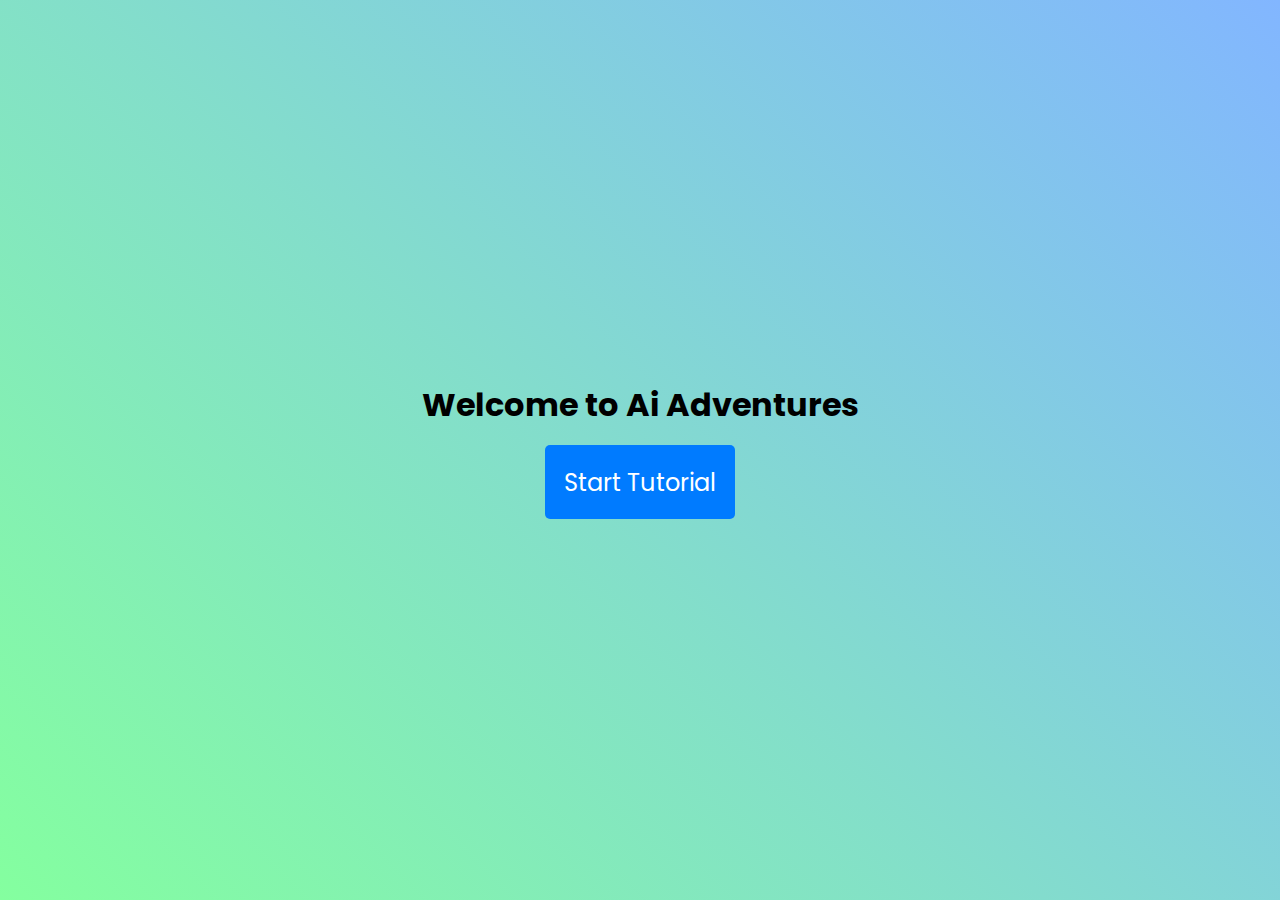
<file: index.html>
<!DOCTYPE html>
<html lang="en">
<head>
    <meta charset="UTF-8">
    <meta name="viewport" content="width=device-width, initial-scale=1.0">
    <title>Ai Adventures</title>
    <link rel="apple-touch-icon" sizes="180x180" href="/assets/favicon/apple-touch-icon.png">
    <link rel="icon" type="image/png" sizes="32x32" href="/assets/favicon/favicon-32x32.png">
    <link rel="icon" type="image/png" sizes="16x16" href="/assets/favicon/favicon-16x16.png">
    <link rel="manifest" href="/assets/favicon/site.webmanifest">
    <link rel="stylesheet" href="/styles/index.css">
</head>
<body>
    <h1>Welcome to Ai Adventures</h1>
    <a href="/pages/tutorial.html" class="btn">Start Tutorial</a>
</body>
</html>
</file>
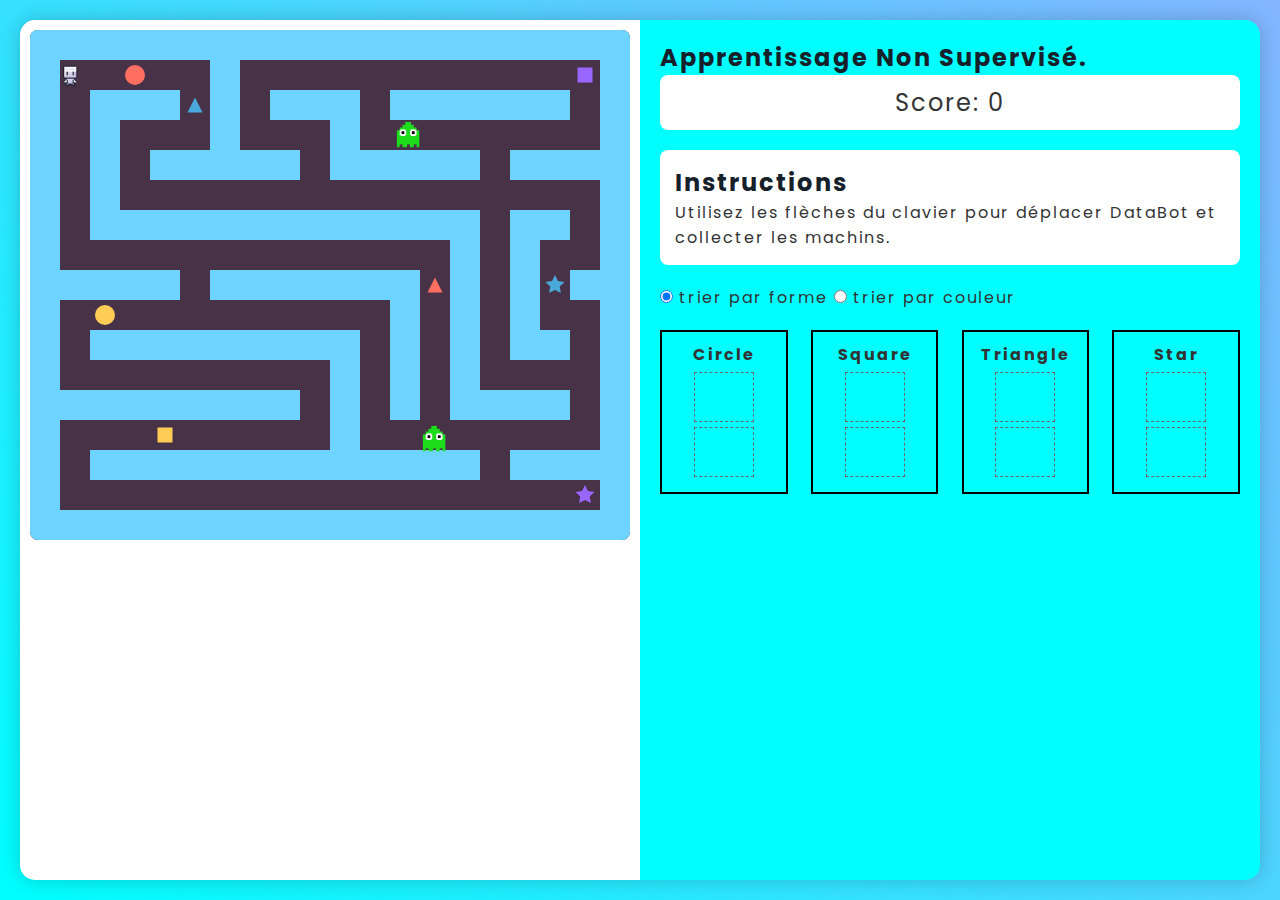
<file: pages/ApprentissageNonSupervisé.html>
<!DOCTYPE html>
<html lang="en">
<head>
  <meta charset="UTF-8">
  <meta name="viewport" content="width=device-width, initial-scale=1.0">
  <title>Game Tutorial</title>
  <link rel="stylesheet" href="/styles/ApprentissageNonSupervise.css">

  <link rel="apple-touch-icon" sizes="180x180" href="/assets/favicon/apple-touch-icon.png">
  <link rel="icon" type="image/png" sizes="32x32" href="/assets/favicon/favicon-32x32.png">
  <link rel="icon" type="image/png" sizes="16x16" href="/assets/favicon/favicon-16x16.png">
  <link rel="manifest" href="/assets/favicon/site.webmanifest">

</head>
<body>
  <div class="game-container">
    <div class="game-area">
        <canvas id="gameCanvas"></canvas>
        <div id="collected-shapes"></div>
    </div>
    
    <div class="info-panel">
        <h2>Apprentissage Non Supervisé.</h2>
        
        <div class="score-display">
            Score: <span id="score">0</span>
        </div>
        
        <div class="instructions">
            <h2>Instructions</h2>
            <p id="current-task">Utilisez les flèches du clavier pour déplacer DataBot et collecter les machins.</p>
        </div>
        
        <div id="sorting-options">
            <label>
                <input type="radio" name="sort-type" value="shape" checked> trier par forme
            </label>
            <label>
                <input type="radio" name="sort-type" value="color"> trier par couleur
            </label>
        </div>

        <div class="baskets">

        </div>

    </div>
  </div>
  
  <script type="module" src="/scripts/ApprentissageNonSupervise.js"></script>
</body>
</html>
</file>
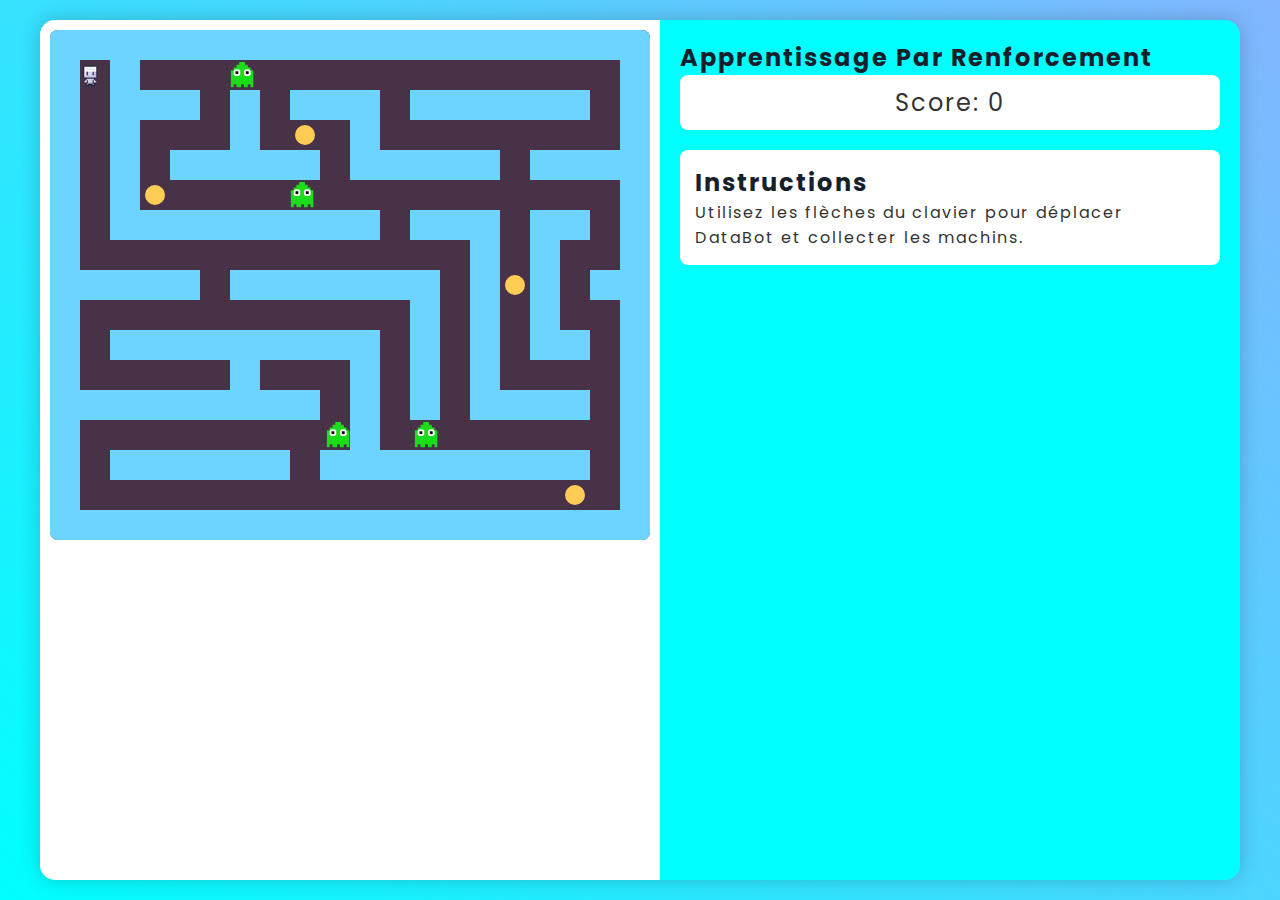
<file: pages/ApprentissageParRenforcement.html>
<!DOCTYPE html>
<html lang="en">
<head>
  <meta charset="UTF-8">
  <meta name="viewport" content="width=device-width, initial-scale=1.0">
  <title>Game Tutorial</title>
  <link rel="stylesheet" href="/styles/ApprentissageParRenforcement.css">

  <link rel="apple-touch-icon" sizes="180x180" href="/assets/favicon/apple-touch-icon.png">
  <link rel="icon" type="image/png" sizes="32x32" href="/assets/favicon/favicon-32x32.png">
  <link rel="icon" type="image/png" sizes="16x16" href="/assets/favicon/favicon-16x16.png">
  <link rel="manifest" href="/assets/favicon/site.webmanifest">

</head>
<body>
  <div class="game-container">
    <div class="game-area">
        <canvas id="gameCanvas"></canvas>
    </div>
    
    <div class="info-panel">
        <h2>Apprentissage Par Renforcement</h2>
        
        <div class="score-display">
            Score: <span id="score">0</span>
        </div>
        
        <div class="instructions">
            <h2>Instructions</h2>
            <p id="current-task">Utilisez les flèches du clavier pour déplacer DataBot et collecter les machins.</p>
        </div>
        
        <button id="next-button"><a href="./ApprentissageSupervise.html">Suivant</a></button>

    </div>
  </div>
  
  <script type="module" src="/scripts/ApprentissageParRenforcement.js"></script>
</body>
</html>
</file>
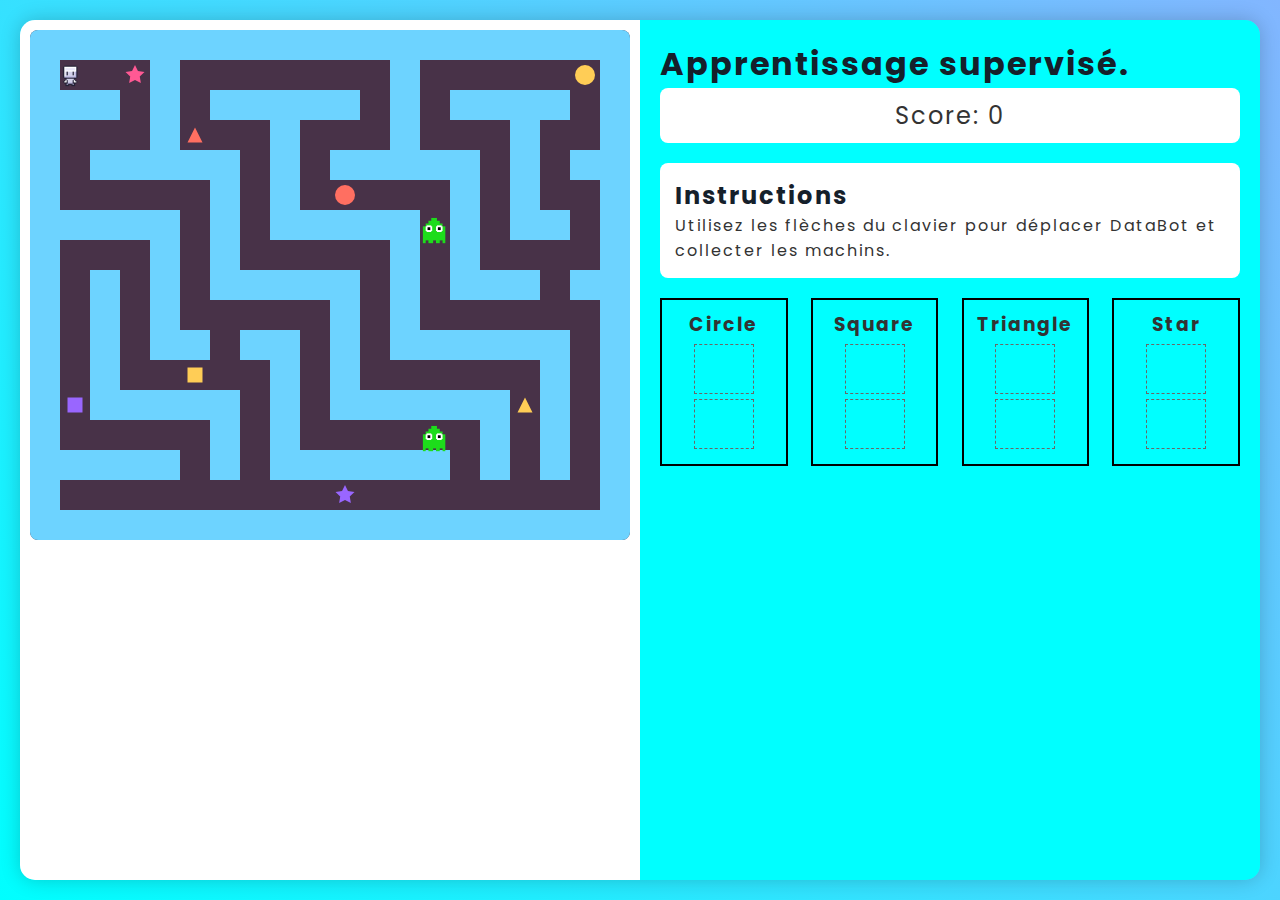
<file: pages/ApprentissageSupervise.html>
<!DOCTYPE html>
<html lang="en">
<head>
  <meta charset="UTF-8">
  <meta name="viewport" content="width=device-width, initial-scale=1.0">
  <title>Game Tutorial</title>
  <link rel="stylesheet" href="/styles/ApprentissageSupervise.css">

  <link rel="apple-touch-icon" sizes="180x180" href="/assets/favicon/apple-touch-icon.png">
  <link rel="icon" type="image/png" sizes="32x32" href="/assets/favicon/favicon-32x32.png">
  <link rel="icon" type="image/png" sizes="16x16" href="/assets/favicon/favicon-16x16.png">
  <link rel="manifest" href="/assets/favicon/site.webmanifest">

</head>
<body>
  <div class="game-container">
    <div class="game-area">
        <canvas id="gameCanvas"></canvas>
        <div id="collected-shapes"></div>
    </div>
    
    <div class="info-panel">
        <h1>Apprentissage supervisé.</h1>
        
        <div class="score-display">
            Score: <span id="score">0</span>
        </div>
        
        <div class="instructions">
            <h2>Instructions</h2>
            <p id="current-task">Utilisez les flèches du clavier pour déplacer DataBot et collecter les machins.</p>
        </div>
        
        <div class="baskets">
          <div class="basket" id="circle-basket">
              <h3>Circle</h3>
              <div class="slot"></div>
              <div class="slot"></div>
          </div>
          <div class="basket" id="square-basket">
              <h3>Square</h3>
              <div class="slot"></div>
              <div class="slot"></div>
          </div>
          <div class="basket" id="triangle-basket">
              <h3>Triangle</h3>
              <div class="slot"></div>
              <div class="slot"></div>
          </div>
          <div class="basket" id="star-basket">
              <h3>Star</h3>
              <div class="slot"></div>
              <div class="slot"></div>
          </div>
        </div>
        
        <button id="next-button"><a href="./ApprentissageNonSupervisé.html">Suivant</a></button>
    </div>
  </div>
  
  <script type="module" src="/scripts/ApprentissageSupervise.js"></script>
</body>
</html>
</file>
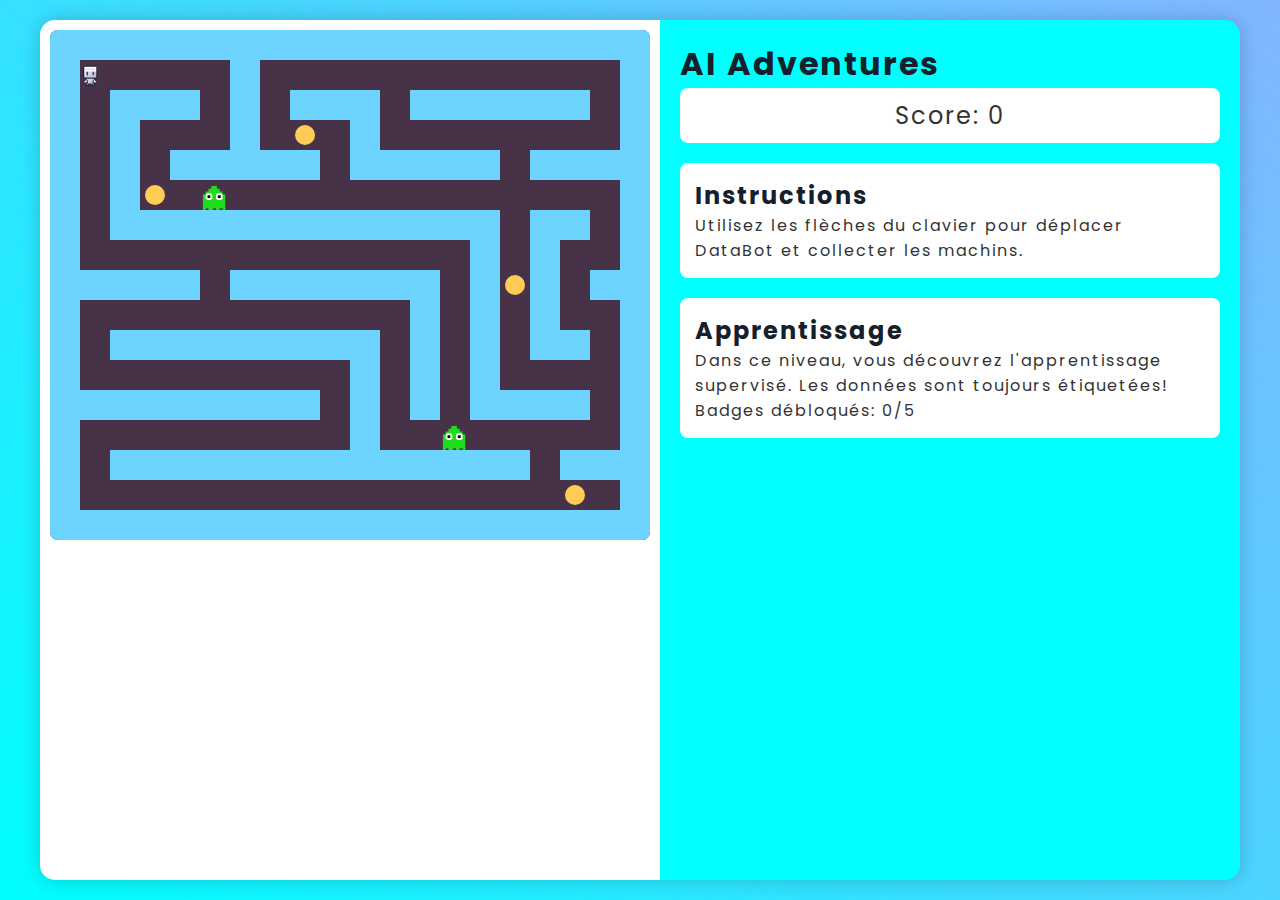
<file: pages/tutorial.html>
<!DOCTYPE html>
<html lang="en">
<head>
  <meta charset="UTF-8">
  <meta name="viewport" content="width=device-width, initial-scale=1.0">
  <title>Game Tutorial</title>
  <link rel="stylesheet" href="/styles/tutorial.css">

  <link rel="apple-touch-icon" sizes="180x180" href="/assets/favicon/apple-touch-icon.png">
  <link rel="icon" type="image/png" sizes="32x32" href="/assets/favicon/favicon-32x32.png">
  <link rel="icon" type="image/png" sizes="16x16" href="/assets/favicon/favicon-16x16.png">
  <link rel="manifest" href="/assets/favicon/site.webmanifest">

</head>
<body>
  <div class="game-container">
    <div class="game-area">
        <canvas id="gameCanvas"></canvas>
    </div>
    
    <div class="info-panel">
        <h1>AI Adventures</h1>
        
        <div class="score-display">
            Score: <span id="score">0</span>
        </div>
        
        <div class="instructions">
            <h2>Instructions</h2>
            <p id="current-task">Utilisez les flèches du clavier pour déplacer DataBot et collecter les machins.</p>
        </div>
        
        <div class="learning-rewards">
            <h2>Apprentissage</h2>
            <p id="learning-concept">Dans ce niveau, vous découvrez l'apprentissage supervisé. Les données sont toujours étiquetées!</p>
            <div id="rewards">
                <p>Badges débloqués: 0/5</p>
            </div>
        </div>
        <button id="next-button"><a href="./ApprentissageParRenforcement.html">Suivant</a></button>
  
    </div>
  </div>
  
  <script type="module" src="/scripts/tutorial.js"></script>
</body>
</html>
</file>
<file: styles/index.css>
@import url('https://fonts.googleapis.com/css2?family=Poppins:ital,wght@0,100;0,200;0,300;0,400;0,500;0,600;0,700;0,800;0,900;1,100;1,200;1,300;1,400;1,500;1,600;1,700;1,800;1,900&family=VT323&display=swap');
* {
    margin: 0;
    padding: 0;
    box-sizing: border-box;
}

:root {
    --black-color: #15202B;
    --pink-color: #FF5994;
    --orange-color: #FF9668;
    --yellow-color: #EDFF8F;
    --green-color: #84FF9F;
    --blue-color: #82B6FF;
}

body {
    display: flex;
    justify-content: center;
    align-items: center;
    flex-direction: column;
    font-family: "Poppins", sans-serif;
    width: 100vw;
    height: 100vh;
    overflow: hidden;
    background: linear-gradient(45deg, var(--green-color), var(--blue-color));
}
h1 {
    font-size: 2rem;
    margin-bottom: 1rem;
}
.btn {
    font-size: 1.5rem;
    padding: 1.2rem 1.2rem;
    background-color: #007bff;
    color: white;
    text-decoration: none;
    border-radius: 5px;
}
</file>
<file: styles/ApprentissageNonSupervise.css>
/* Global CSS */
@import url('https://fonts.googleapis.com/css2?family=Poppins:ital,wght@0,100;0,200;0,300;0,400;0,500;0,600;0,700;0,800;0,900;1,100;1,200;1,300;1,400;1,500;1,600;1,700;1,800;1,900&family=VT323&display=swap');
* {
    margin: 0;
    padding: 0;
    box-sizing: border-box;
}

:root {
    --black-color: #15202B;
    --pink-color: #FF5994;
    --orange-color: #FF9668;
    --yellow-color: #EDFF8F;
    --green-color: #00FFFF;
    --blue-color: #82B6FF;
}

body {
    font-family: "Poppins", sans-serif;
    letter-spacing: 2px;
    width: 100vw;
    height: 100vh;
    overflow: hidden;
    background: linear-gradient(45deg, var(--green-color), var(--blue-color));
}


/* Tutorial CSS */
body {
    padding: 20px;
    background-color: var(--yellow-color);
    display: flex;
    justify-content: center;
}

.game-container {
    display: flex;
    max-width: 1400px;
    border-radius: 15px;
    overflow: hidden;
    box-shadow: 0 0 20px rgba(0,0,0,0.2);
}

.game-area {
    flex: 2;
    background-color: white;
    padding: 10px;
    position: relative;
}

#gameCanvas {
    background-color: #483248;
    display: block;
    border-radius: 8px;
}

.info-panel {
    background-color: var(--green-color);
    padding: 20px;
    color: #333;
}

h1, h2 {
    color: var(--black-color);
}

.score-display {
    font-size: 24px;
    margin-bottom: 20px;
    padding: 10px;
    background-color: white;
    border-radius: 8px;
    text-align: center;
}

.instructions {
    background-color: white;
    padding: 15px;
    border-radius: 8px;
    margin-bottom: 20px;
}

.learning-rewards {
    background-color: white;
    padding: 15px;
    border-radius: 8px;
}



#collected-shapes {
    display: flex;
    gap: 10px;
    justify-content: center;
    margin-top: 10px;
    padding: 10px;
    background-color: white;
    border-radius: 8px;
}

.shape {
    width: 30px;
    height: 30px;
    cursor: pointer;
}
.shape:hover {
    cursor: pointer;
}

.shape.circle {
    border-radius: 50%;
}

.shape.square {
    border-radius: 0;
}

.shape.triangle {
    width: 0;
    height: 0;
    border-left: 15px solid transparent;
    border-right: 15px solid transparent;
    border-bottom: 30px solid;

}

.shape.star {
    clip-path: polygon(
        50% 0%, 61% 35%, 98% 35%, 68% 57%, 79% 91%, 
        50% 70%, 21% 91%, 32% 57%, 2% 35%, 39% 35%
    );
}

#baskets-container {
    display: flex;
    justify-content: space-around;
    margin-top: 20px;
}

.baskets {
    display: flex;
    justify-content: space-between;
    margin-top: 20px;
}


.basket {
    border: 2px solid #000;
    padding: 10px;
    width: 22%;
    text-align: center;
}

.slot {
    width: 60px;
    height: 50px;
    border: 1px dashed #696868;
    margin: 5px auto;
    display: flex;
    align-items: center;
    justify-content: center;
}

.shape {
    width: 30px;
    height: 30px;
    cursor: pointer;
}

#next-button {
    display: none;
    margin: 20px auto;
    padding: 10px 20px;
    font-size: 18px;
    color: white;
    background-color: var(--pink-color);
    border: none;
    border-radius: 8px;
    cursor: pointer;
    transition: background-color 0.3s ease;
}

#next-button a{
    text-decoration: none;
    color: white;
    font-weight: bold;
    letter-spacing: 1px;
}

#next-button:hover {
    background-color: var(--orange-color);
}
</file>
<file: styles/ApprentissageParRenforcement.css>
/* Global CSS */
@import url('https://fonts.googleapis.com/css2?family=Poppins:ital,wght@0,100;0,200;0,300;0,400;0,500;0,600;0,700;0,800;0,900;1,100;1,200;1,300;1,400;1,500;1,600;1,700;1,800;1,900&family=VT323&display=swap');
* {
    margin: 0;
    padding: 0;
    box-sizing: border-box;
}

:root {
    --black-color: #15202B;
    --pink-color: #FF5994;
    --orange-color: #FF9668;
    --yellow-color: #EDFF8F;
    --green-color: #00FFFF;
    --blue-color: #82B6FF;
}

body {
    font-family: "Poppins", sans-serif;
    letter-spacing: 2px;
    width: 100vw;
    height: 100vh;
    overflow: hidden;
    background: linear-gradient(45deg, var(--green-color), var(--blue-color));
}


/* Tutorial CSS */
body {
    padding: 20px;
    background-color: var(--yellow-color);
    display: flex;
    justify-content: center;
}

.game-container {
    display: flex;
    max-width: 1200px;
    border-radius: 15px;
    overflow: hidden;
    box-shadow: 0 0 20px rgba(0,0,0,0.2);
}

.game-area {
    flex: 2;
    background-color: white;
    padding: 10px;
    position: relative;
}

#gameCanvas {
    background-color: #483248;
    display: block;
    border-radius: 8px;
}

.info-panel {
    background-color: var(--green-color);
    padding: 20px;
    color: #333;
}

h1, h2 {
    color: var(--black-color);
}

.score-display {
    font-size: 24px;
    margin-bottom: 20px;
    padding: 10px;
    background-color: white;
    border-radius: 8px;
    text-align: center;
}

.instructions {
    background-color: white;
    padding: 15px;
    border-radius: 8px;
    margin-bottom: 20px;
}

/* Removed learning-rewards CSS rules */

#next-button {
    display: none;
    margin: 20px auto;
    padding: 10px 20px;
    font-size: 18px;
    color: white;
    background-color: var(--pink-color);
    border: none;
    border-radius: 8px;
    cursor: pointer;
    transition: background-color 0.3s ease;
}

#next-button a{
    text-decoration: none;
    color: white;
    font-weight: bold;
    letter-spacing: 1px;
}

#next-button:hover {
    background-color: var(--orange-color);
}
</file>
<file: styles/ApprentissageSupervise.css>
/* Global CSS */
@import url('https://fonts.googleapis.com/css2?family=Poppins:ital,wght@0,100;0,200;0,300;0,400;0,500;0,600;0,700;0,800;0,900;1,100;1,200;1,300;1,400;1,500;1,600;1,700;1,800;1,900&family=VT323&display=swap');
* {
    margin: 0;
    padding: 0;
    box-sizing: border-box;
}

:root {
    --black-color: #15202B;
    --pink-color: #FF5994;
    --orange-color: #FF9668;
    --yellow-color: #EDFF8F;
    --green-color: #00FFFF;
    --blue-color: #82B6FF;
}

body {
    font-family: "Poppins", sans-serif;
    letter-spacing: 2px;
    width: 100vw;
    height: 100vh;
    overflow: hidden;
    background: linear-gradient(45deg, var(--green-color), var(--blue-color));
}


/* Tutorial CSS */
body {
    padding: 20px;
    background-color: var(--yellow-color);
    display: flex;
    justify-content: center;
}

.game-container {
    display: flex;
    max-width: 1400px;
    border-radius: 15px;
    overflow: hidden;
    box-shadow: 0 0 20px rgba(0,0,0,0.2);
}

.game-area {
    flex: 2;
    background-color: white;
    padding: 10px;
    position: relative;
}

#gameCanvas {
    background-color: #483248;
    display: block;
    border-radius: 8px;
}

.info-panel {
    background-color: var(--green-color);
    padding: 20px;
    color: #333;
}

h1, h2 {
    color: var(--black-color);
}

.score-display {
    font-size: 24px;
    margin-bottom: 20px;
    padding: 10px;
    background-color: white;
    border-radius: 8px;
    text-align: center;
}

.instructions {
    background-color: white;
    padding: 15px;
    border-radius: 8px;
    margin-bottom: 20px;
}

.learning-rewards {
    background-color: white;
    padding: 15px;
    border-radius: 8px;
}



#collected-shapes {
    display: flex;
    gap: 10px;
    justify-content: center;
    margin-top: 10px;
    padding: 10px;
    background-color: white;
    border-radius: 8px;
}

.shape {
    width: 30px;
    height: 30px;
    cursor: pointer;
}
.shape:hover {
    cursor: pointer;
}

.shape.circle {
    border-radius: 50%;
}

.shape.square {
    border-radius: 0;
}

.shape.triangle {
    width: 0;
    height: 0;
    border-left: 15px solid transparent;
    border-right: 15px solid transparent;
    border-bottom: 30px solid;

}

.shape.star {
    clip-path: polygon(
        50% 0%, 61% 35%, 98% 35%, 68% 57%, 79% 91%, 
        50% 70%, 21% 91%, 32% 57%, 2% 35%, 39% 35%
    );
}

#baskets-container {
    display: flex;
    justify-content: space-around;
    margin-top: 20px;
}

.baskets {
    display: flex;
    justify-content: space-between;
    margin-top: 20px;
}


.basket {
    border: 2px solid #000;
    padding: 10px;
    width: 22%;
    text-align: center;
}

.slot {
    width: 60px;
    height: 50px;
    border: 1px dashed #696868;
    margin: 5px auto;
    display: flex;
    align-items: center;
    justify-content: center;
}

.shape {
    width: 30px;
    height: 30px;
    cursor: pointer;
}

#next-button {
    display: none;
    margin: 20px auto;
    padding: 10px 20px;
    font-size: 18px;
    color: white;
    background-color: var(--pink-color);
    border: none;
    border-radius: 8px;
    cursor: pointer;
    transition: background-color 0.3s ease;
}

#next-button a{
    text-decoration: none;
    color: white;
    font-weight: bold;
    letter-spacing: 1px;
}

#next-button:hover {
    background-color: var(--orange-color);
}
</file>
<file: styles/tutorial.css>
/* Global CSS */
@import url('https://fonts.googleapis.com/css2?family=Poppins:ital,wght@0,100;0,200;0,300;0,400;0,500;0,600;0,700;0,800;0,900;1,100;1,200;1,300;1,400;1,500;1,600;1,700;1,800;1,900&family=VT323&display=swap');

* {
    margin: 0;
    padding: 0;
    box-sizing: border-box;
}

:root {
    --black-color: #15202B;
    --pink-color: #FF5994;
    --orange-color: #FF9668;
    --yellow-color: #EDFF8F;
    --green-color: #00FFFF;
    --blue-color: #82B6FF;
}

body {
    font-family: "Poppins", sans-serif;
    letter-spacing: 2px;
    width: 100vw;
    height: 100vh;
    overflow: hidden;
    background: linear-gradient(45deg, var(--green-color), var(--blue-color));
}


/* Tutorial CSS */
body {
    padding: 20px;
    background-color: var(--yellow-color);
    display: flex;
    justify-content: center;
}

.game-container {
    display: flex;
    max-width: 1200px;
    border-radius: 15px;
    overflow: hidden;
    box-shadow: 0 0 20px rgba(0,0,0,0.2);
}

.game-area {
    flex: 2;
    background-color: white;
    padding: 10px;
    position: relative;
}

#gameCanvas {
    background-color: #483248;
    display: block;
    border-radius: 8px;
}

.info-panel {
    background-color: var(--green-color);
    padding: 20px;
    color: #333;
}

h1, h2 {
    color: var(--black-color);
}

.score-display {
    font-size: 24px;
    margin-bottom: 20px;
    padding: 10px;
    background-color: white;
    border-radius: 8px;
    text-align: center;
}

.instructions {
    background-color: white;
    padding: 15px;
    border-radius: 8px;
    margin-bottom: 20px;
}

.learning-rewards {
    background-color: white;
    padding: 15px;
    border-radius: 8px;
}

#next-button {
    display: none;
    margin: 20px auto;
    padding: 10px 20px;
    font-size: 18px;
    color: white;
    background-color: var(--pink-color);
    border: none;
    border-radius: 8px;
    cursor: pointer;
    transition: background-color 0.3s ease;
}

#next-button a{
    text-decoration: none;
    color: white;
    font-weight: bold;
    letter-spacing: 1px;
}

#next-button:hover {
    background-color: var(--orange-color);
}
</file>
